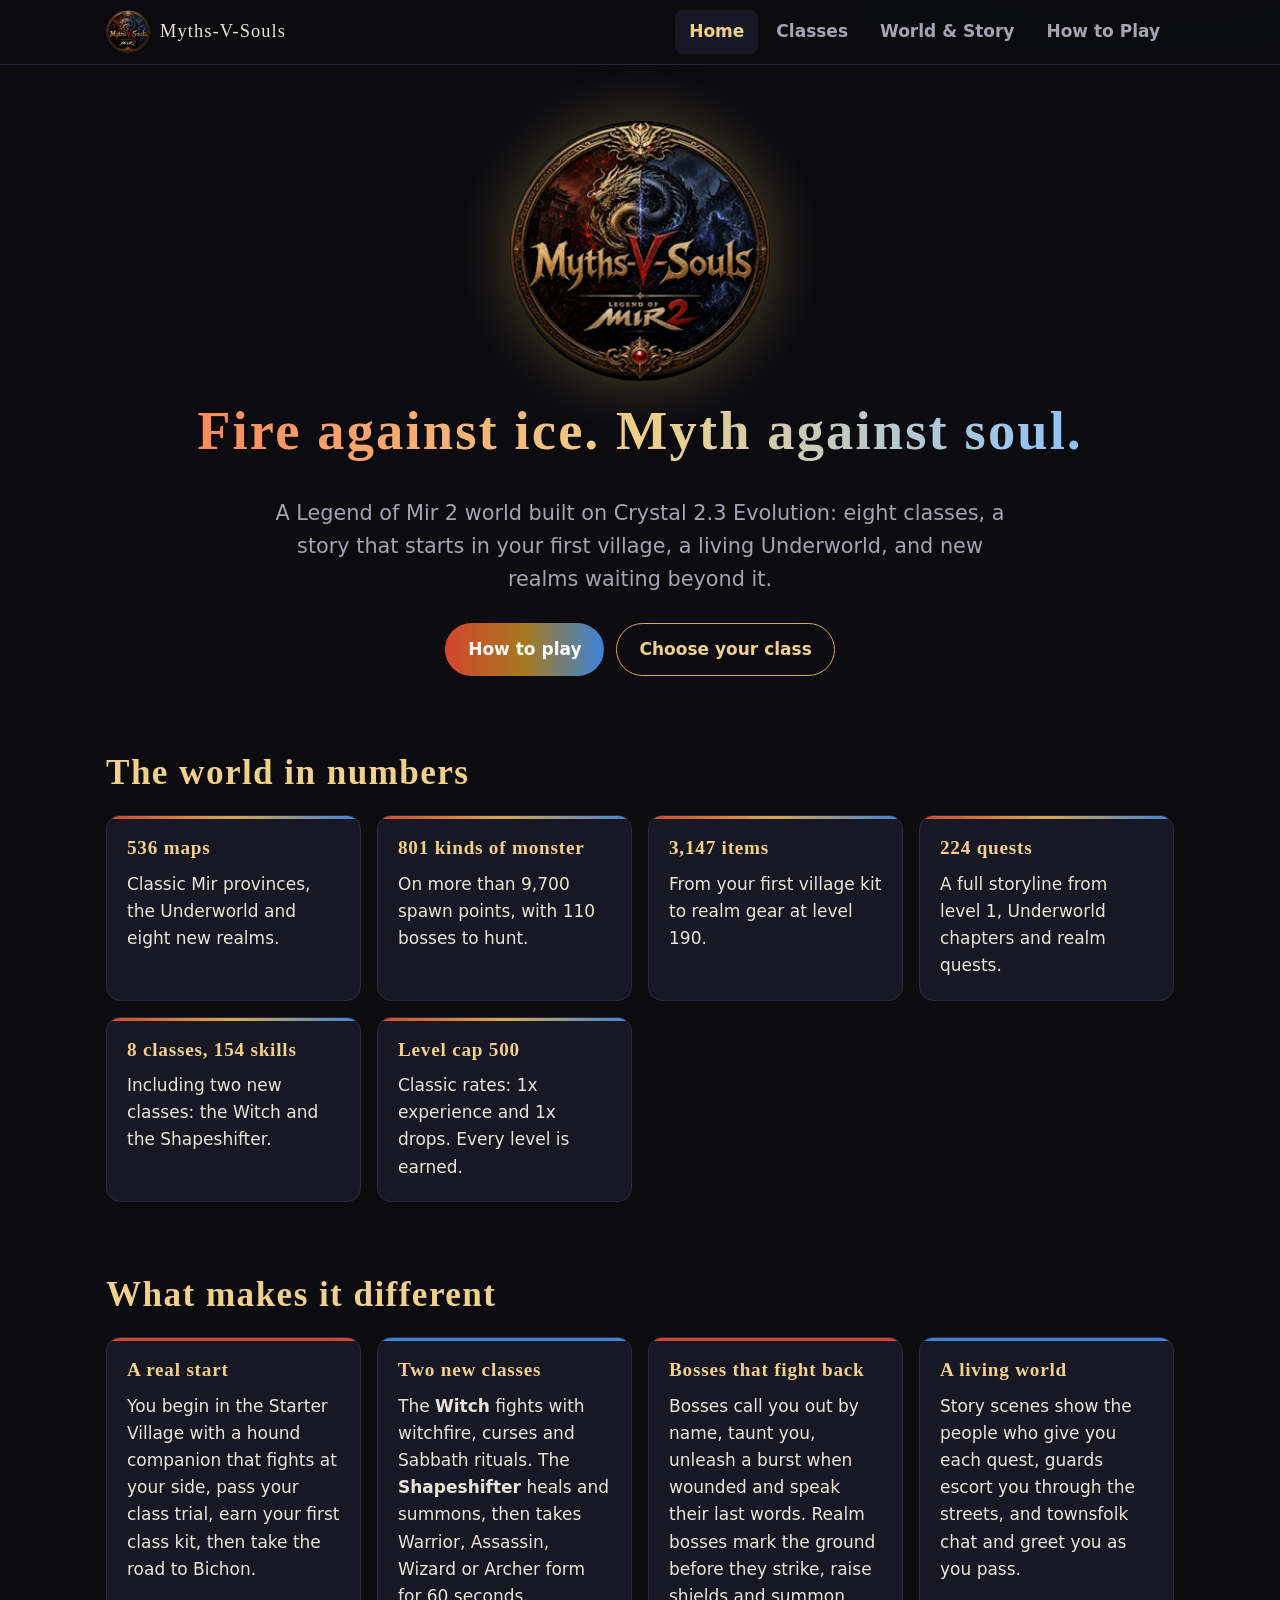
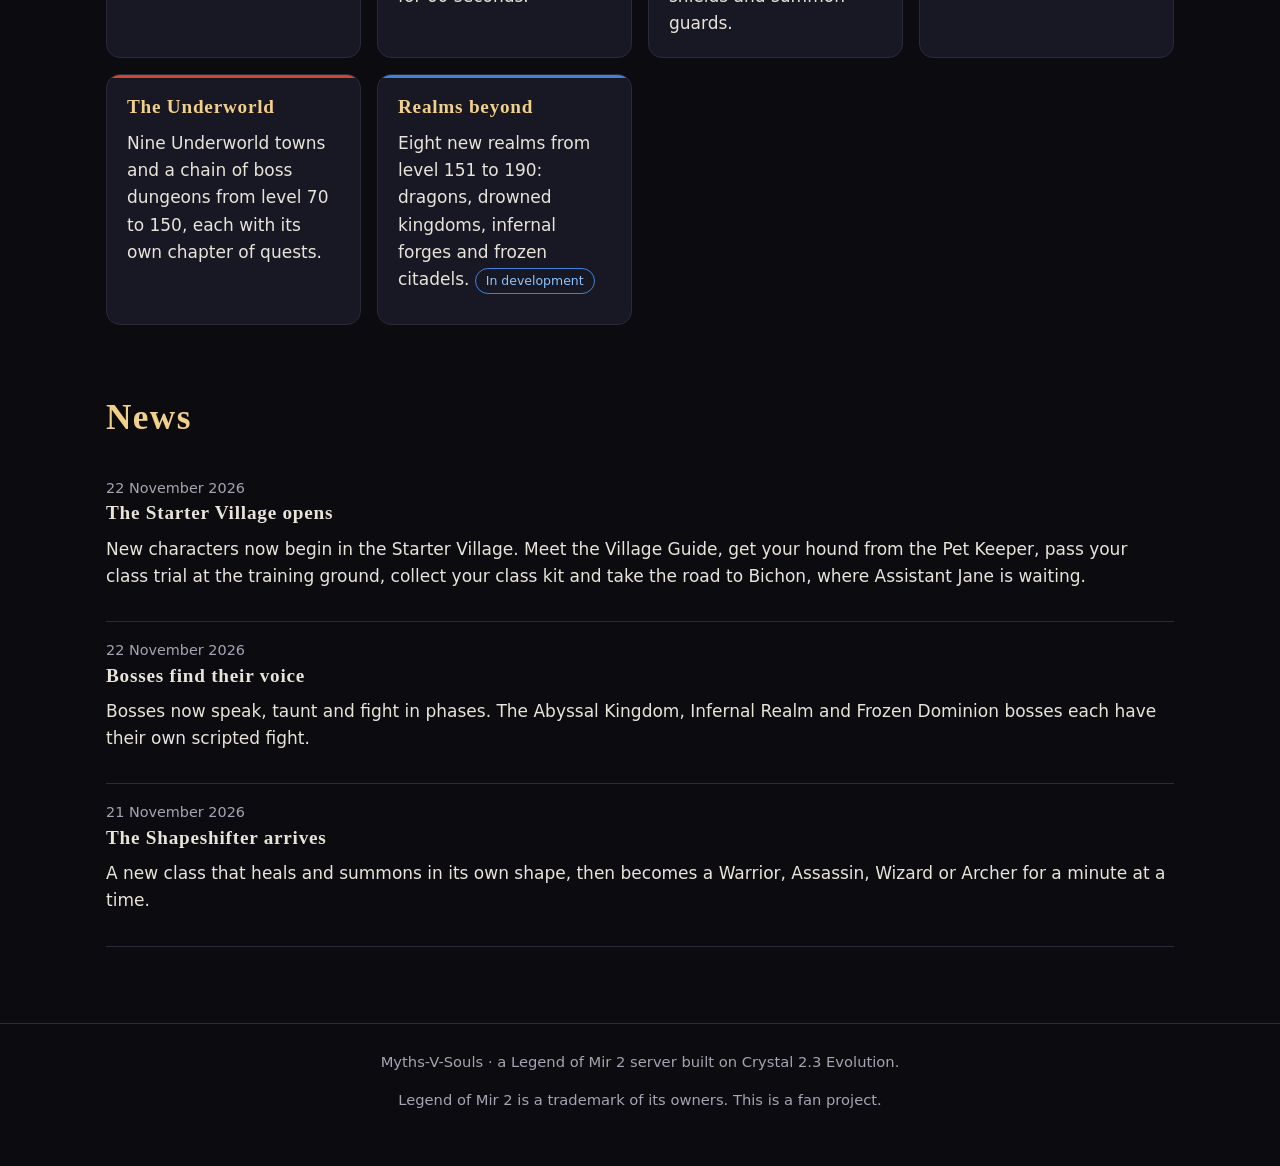
<file: index.html>
<!doctype html>
<html lang="en">
<head>
<meta charset="utf-8">
<meta name="viewport" content="width=device-width, initial-scale=1">
<title>Myths-V-Souls | Legend of Mir 2 - Crystal 2.3 Evolution</title>
<meta name="description" content="Myths-V-Souls: a Legend of Mir 2 world with eight classes, a full storyline, the Underworld and new realms.">
<link rel="icon" href="assets/logo.png">
<link rel="stylesheet" href="assets/style.css">
</head>
<body>
<header class="site-header">
  <div class="wrap">
    <a class="brand" href="index.html"><img src="assets/logo.png" alt=""><span>Myths-V-Souls</span></a>
    <input type="checkbox" id="nav" class="nav-toggle"><label for="nav" class="nav-button" aria-label="Menu">&#9776; Menu</label>
    <nav><ul>
      <li><a href="index.html" aria-current="page">Home</a></li>
      <li><a href="classes.html">Classes</a></li>
      <li><a href="world.html">World &amp; Story</a></li>
      <li><a href="play.html">How to Play</a></li>
    </ul></nav>
  </div>
</header>

<main>
  <section class="hero">
    <div class="wrap">
      <img class="logo" src="assets/logo.png" alt="Myths-V-Souls - Legend of Mir 2">
      <h1><span class="split-title">Fire against ice. Myth against soul.</span></h1>
      <p class="tagline">A Legend of Mir 2 world built on Crystal 2.3 Evolution: eight classes, a story that starts in your first village,
        a living Underworld, and new realms waiting beyond it.</p>
      <div class="buttons">
        <a class="btn primary" href="play.html">How to play</a>
        <a class="btn" href="classes.html">Choose your class</a>
      </div>
    </div>
  </section>

  <section>
    <div class="wrap">
      <h2>The world in numbers</h2>
      <div class="grid">
        <div class="card"><h3>536 maps</h3><p>Classic Mir provinces, the Underworld and eight new realms.</p></div>
        <div class="card"><h3>801 kinds of monster</h3><p>On more than 9,700 spawn points, with 110 bosses to hunt.</p></div>
        <div class="card"><h3>3,147 items</h3><p>From your first village kit to realm gear at level 190.</p></div>
        <div class="card"><h3>224 quests</h3><p>A full storyline from level 1, Underworld chapters and realm quests.</p></div>
        <div class="card"><h3>8 classes, 154 skills</h3><p>Including two new classes: the Witch and the Shapeshifter.</p></div>
        <div class="card"><h3>Level cap 500</h3><p>Classic rates: 1x experience and 1x drops. Every level is earned.</p></div>
      </div>
    </div>
  </section>

  <section>
    <div class="wrap">
      <h2>What makes it different</h2>
      <div class="grid">
        <div class="card fire"><h3>A real start</h3><p>You begin in the Starter Village with a hound companion that fights at your side, pass your class trial, earn your first class kit, then take the road to Bichon.</p></div>
        <div class="card ice"><h3>Two new classes</h3><p>The <b>Witch</b> fights with witchfire, curses and Sabbath rituals. The <b>Shapeshifter</b> heals and summons, then takes Warrior, Assassin, Wizard or Archer form for 60 seconds.</p></div>
        <div class="card fire"><h3>Bosses that fight back</h3><p>Bosses call you out by name, taunt you, unleash a burst when wounded and speak their last words. Realm bosses mark the ground before they strike, raise shields and summon guards.</p></div>
        <div class="card ice"><h3>A living world</h3><p>Story scenes show the people who give you each quest, guards escort you through the streets, and townsfolk chat and greet you as you pass.</p></div>
        <div class="card fire"><h3>The Underworld</h3><p>Nine Underworld towns and a chain of boss dungeons from level 70 to 150, each with its own chapter of quests.</p></div>
        <div class="card ice"><h3>Realms beyond</h3><p>Eight new realms from level 151 to 190: dragons, drowned kingdoms, infernal forges and frozen citadels. <span class="tag soon">In development</span></p></div>
      </div>
    </div>
  </section>

  <section class="news">
    <div class="wrap">
      <h2>News</h2>
      <article>
        <time datetime="2026-11-22">22 November 2026</time>
        <h3>The Starter Village opens</h3>
        <p>New characters now begin in the Starter Village. Meet the Village Guide, get your hound from the Pet Keeper, pass your class trial
          at the training ground, collect your class kit and take the road to Bichon, where Assistant Jane is waiting.</p>
      </article>
      <article>
        <time datetime="2026-11-22">22 November 2026</time>
        <h3>Bosses find their voice</h3>
        <p>Bosses now speak, taunt and fight in phases. The Abyssal Kingdom, Infernal Realm and Frozen Dominion bosses each have their own scripted fight.</p>
      </article>
      <article>
        <time datetime="2026-11-21">21 November 2026</time>
        <h3>The Shapeshifter arrives</h3>
        <p>A new class that heals and summons in its own shape, then becomes a Warrior, Assassin, Wizard or Archer for a minute at a time.</p>
      </article>
    </div>
  </section>
</main>

<footer class="site-footer">
  <div class="wrap">
    <p>Myths-V-Souls &middot; a Legend of Mir 2 server built on Crystal 2.3 Evolution.</p>
    <p>Legend of Mir 2 is a trademark of its owners. This is a fan project.</p>
  </div>
</footer>
</body>
</html>
</file>
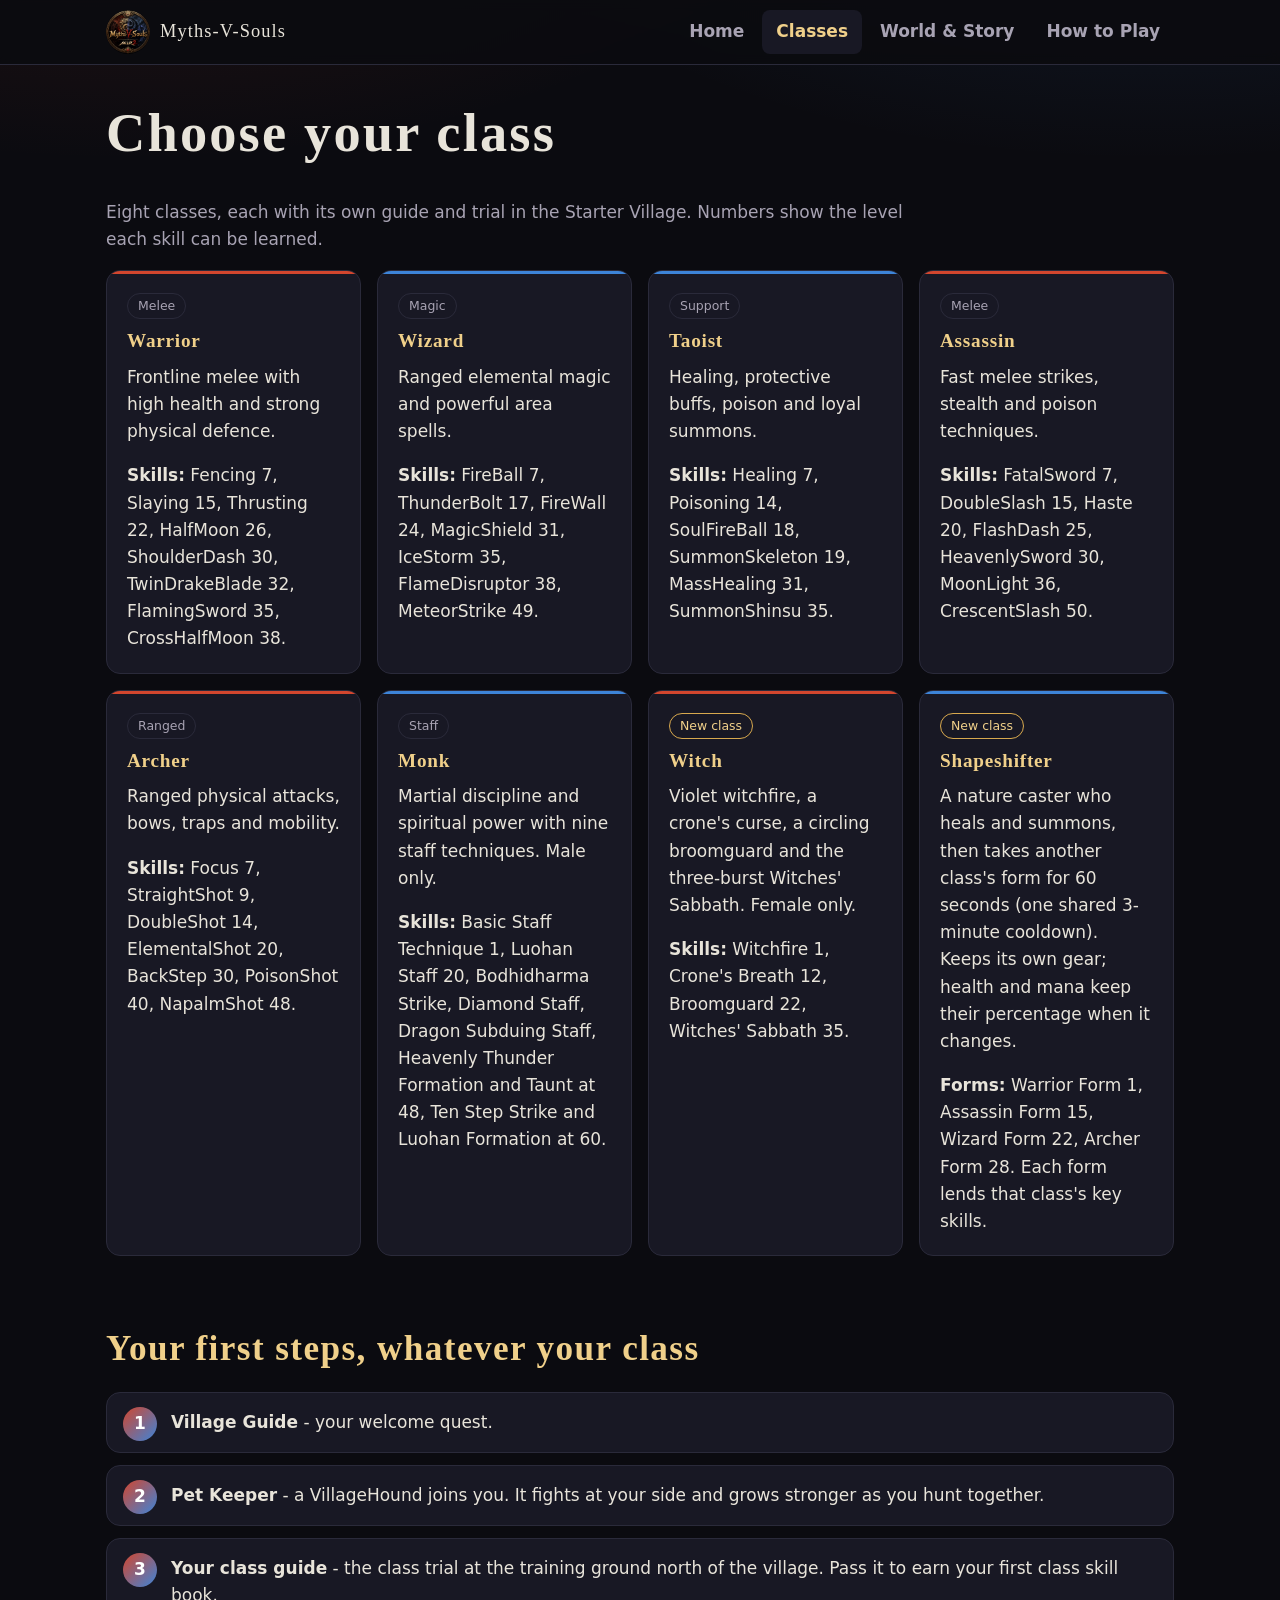
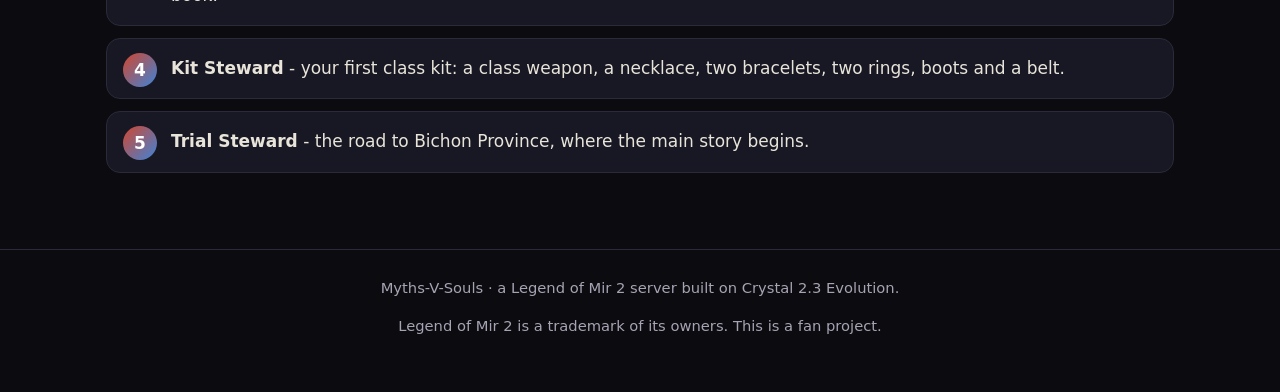
<file: classes.html>
<!doctype html>
<html lang="en">
<head>
<meta charset="utf-8">
<meta name="viewport" content="width=device-width, initial-scale=1">
<title>Classes | Myths-V-Souls</title>
<meta name="description" content="The eight classes of Myths-V-Souls: Warrior, Wizard, Taoist, Assassin, Archer, Monk, Witch and Shapeshifter.">
<link rel="icon" href="assets/logo.png">
<link rel="stylesheet" href="assets/style.css">
</head>
<body>
<header class="site-header">
  <div class="wrap">
    <a class="brand" href="index.html"><img src="assets/logo.png" alt=""><span>Myths-V-Souls</span></a>
    <input type="checkbox" id="nav" class="nav-toggle"><label for="nav" class="nav-button" aria-label="Menu">&#9776; Menu</label>
    <nav><ul>
      <li><a href="index.html">Home</a></li>
      <li><a href="classes.html" aria-current="page">Classes</a></li>
      <li><a href="world.html">World &amp; Story</a></li>
      <li><a href="play.html">How to Play</a></li>
    </ul></nav>
  </div>
</header>

<main>
  <section>
    <div class="wrap">
      <h1>Choose your class</h1>
      <p class="lead">Eight classes, each with its own guide and trial in the Starter Village. Numbers show the level each skill can be learned.</p>
      <div class="grid">
        <div class="card fire">
          <span class="tag">Melee</span>
          <h3>Warrior</h3>
          <p>Frontline melee with high health and strong physical defence.</p>
          <p><b>Skills:</b> Fencing 7, Slaying 15, Thrusting 22, HalfMoon 26, ShoulderDash 30, TwinDrakeBlade 32, FlamingSword 35, CrossHalfMoon 38.</p>
        </div>
        <div class="card ice">
          <span class="tag">Magic</span>
          <h3>Wizard</h3>
          <p>Ranged elemental magic and powerful area spells.</p>
          <p><b>Skills:</b> FireBall 7, ThunderBolt 17, FireWall 24, MagicShield 31, IceStorm 35, FlameDisruptor 38, MeteorStrike 49.</p>
        </div>
        <div class="card ice">
          <span class="tag">Support</span>
          <h3>Taoist</h3>
          <p>Healing, protective buffs, poison and loyal summons.</p>
          <p><b>Skills:</b> Healing 7, Poisoning 14, SoulFireBall 18, SummonSkeleton 19, MassHealing 31, SummonShinsu 35.</p>
        </div>
        <div class="card fire">
          <span class="tag">Melee</span>
          <h3>Assassin</h3>
          <p>Fast melee strikes, stealth and poison techniques.</p>
          <p><b>Skills:</b> FatalSword 7, DoubleSlash 15, Haste 20, FlashDash 25, HeavenlySword 30, MoonLight 36, CrescentSlash 50.</p>
        </div>
        <div class="card fire">
          <span class="tag">Ranged</span>
          <h3>Archer</h3>
          <p>Ranged physical attacks, bows, traps and mobility.</p>
          <p><b>Skills:</b> Focus 7, StraightShot 9, DoubleShot 14, ElementalShot 20, BackStep 30, PoisonShot 40, NapalmShot 48.</p>
        </div>
        <div class="card ice">
          <span class="tag">Staff</span>
          <h3>Monk</h3>
          <p>Martial discipline and spiritual power with nine staff techniques. Male only.</p>
          <p><b>Skills:</b> Basic Staff Technique 1, Luohan Staff 20, Bodhidharma Strike, Diamond Staff, Dragon Subduing Staff, Heavenly Thunder Formation and Taunt at 48, Ten Step Strike and Luohan Formation at 60.</p>
        </div>
        <div class="card fire">
          <span class="tag new">New class</span>
          <h3>Witch</h3>
          <p>Violet witchfire, a crone's curse, a circling broomguard and the three-burst Witches' Sabbath. Female only.</p>
          <p><b>Skills:</b> Witchfire 1, Crone's Breath 12, Broomguard 22, Witches' Sabbath 35.</p>
        </div>
        <div class="card ice">
          <span class="tag new">New class</span>
          <h3>Shapeshifter</h3>
          <p>A nature caster who heals and summons, then takes another class's form for 60 seconds (one shared 3-minute cooldown). Keeps its own gear; health and mana keep their percentage when it changes.</p>
          <p><b>Forms:</b> Warrior Form 1, Assassin Form 15, Wizard Form 22, Archer Form 28. Each form lends that class's key skills.</p>
        </div>
      </div>
    </div>
  </section>

  <section>
    <div class="wrap">
      <h2>Your first steps, whatever your class</h2>
      <ol class="steps">
        <li><b>Village Guide</b> - your welcome quest.</li>
        <li><b>Pet Keeper</b> - a VillageHound joins you. It fights at your side and grows stronger as you hunt together.</li>
        <li><b>Your class guide</b> - the class trial at the training ground north of the village. Pass it to earn your first class skill book.</li>
        <li><b>Kit Steward</b> - your first class kit: a class weapon, a necklace, two bracelets, two rings, boots and a belt.</li>
        <li><b>Trial Steward</b> - the road to Bichon Province, where the main story begins.</li>
      </ol>
    </div>
  </section>
</main>

<footer class="site-footer">
  <div class="wrap">
    <p>Myths-V-Souls &middot; a Legend of Mir 2 server built on Crystal 2.3 Evolution.</p>
    <p>Legend of Mir 2 is a trademark of its owners. This is a fan project.</p>
  </div>
</footer>
</body>
</html>
</file>
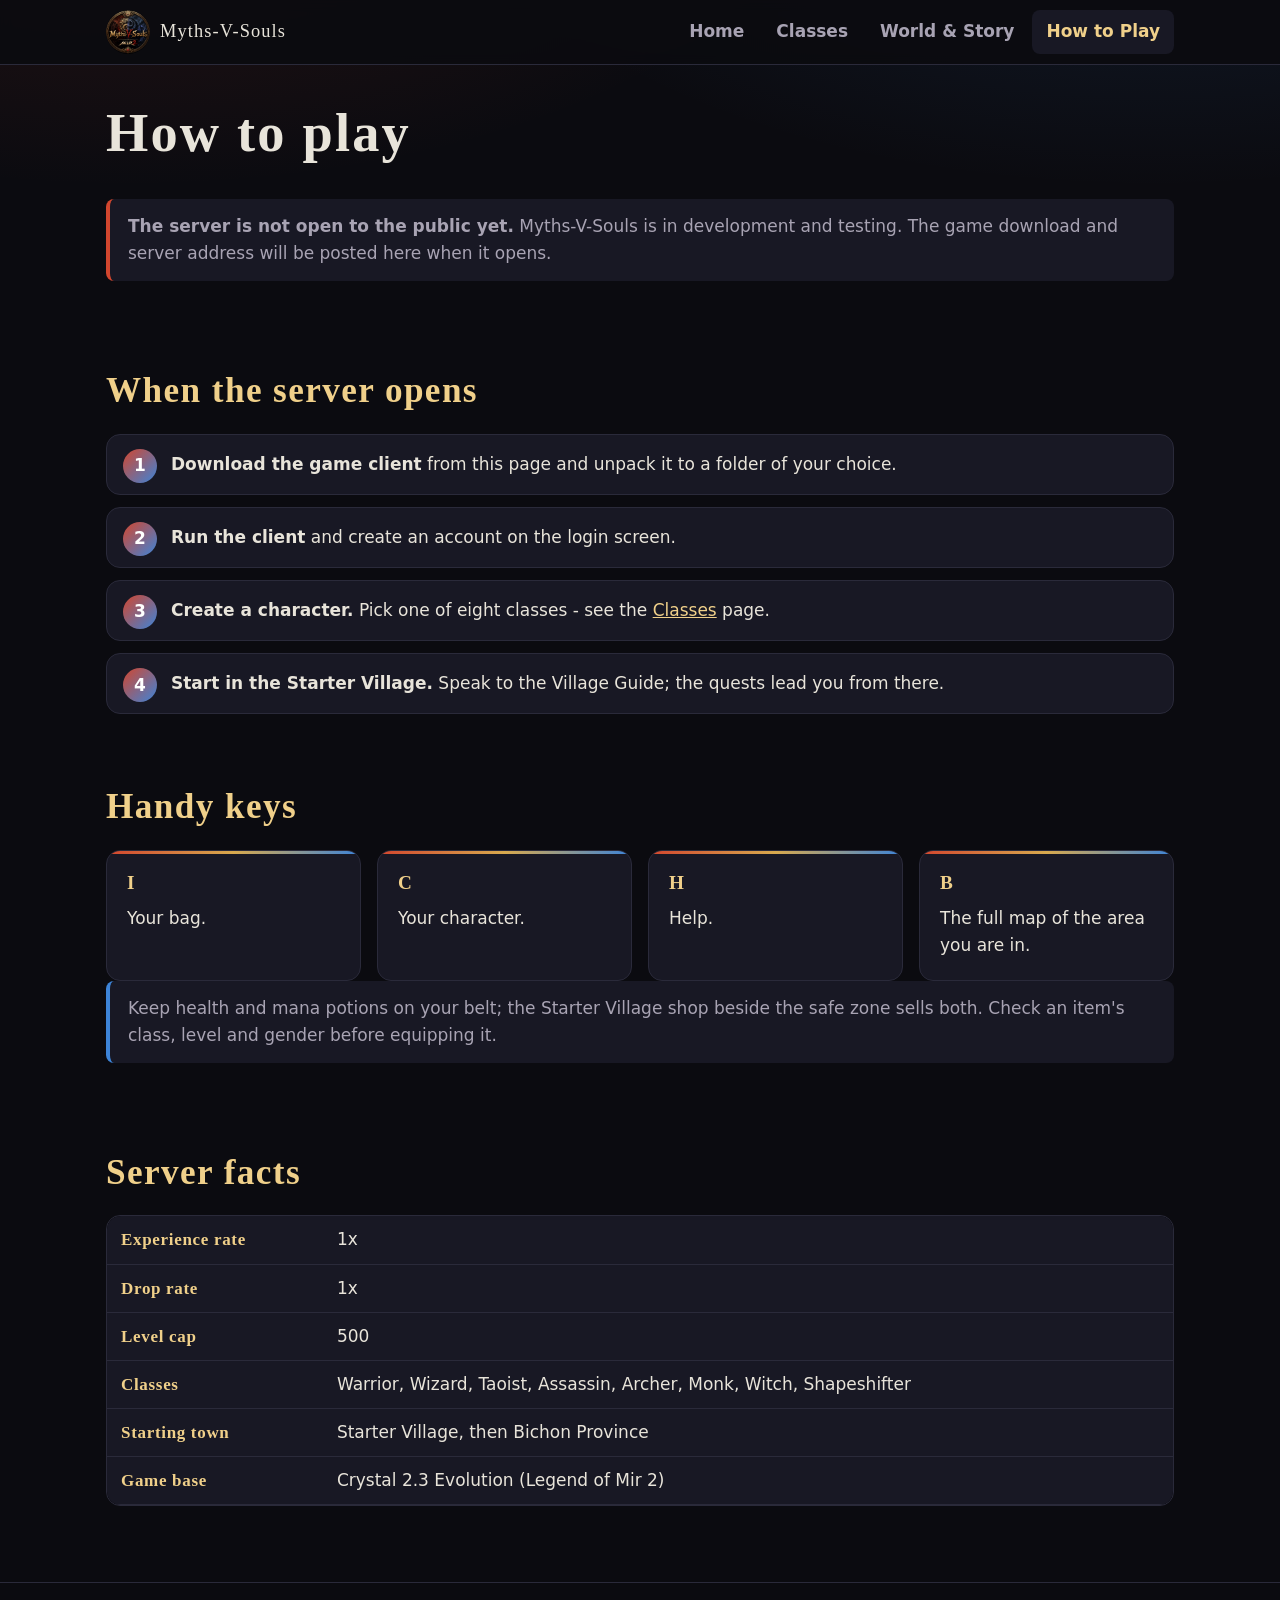
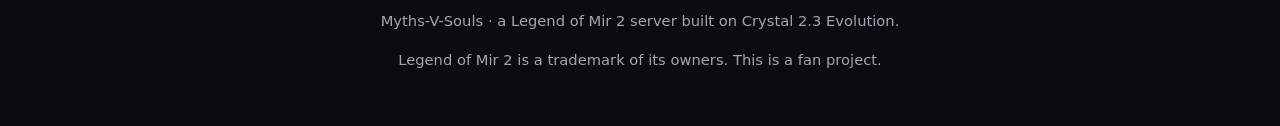
<file: play.html>
<!doctype html>
<html lang="en">
<head>
<meta charset="utf-8">
<meta name="viewport" content="width=device-width, initial-scale=1">
<title>How to Play | Myths-V-Souls</title>
<meta name="description" content="How to start playing Myths-V-Souls.">
<link rel="icon" href="assets/logo.png">
<link rel="stylesheet" href="assets/style.css">
</head>
<body>
<header class="site-header">
  <div class="wrap">
    <a class="brand" href="index.html"><img src="assets/logo.png" alt=""><span>Myths-V-Souls</span></a>
    <input type="checkbox" id="nav" class="nav-toggle"><label for="nav" class="nav-button" aria-label="Menu">&#9776; Menu</label>
    <nav><ul>
      <li><a href="index.html">Home</a></li>
      <li><a href="classes.html">Classes</a></li>
      <li><a href="world.html">World &amp; Story</a></li>
      <li><a href="play.html" aria-current="page">How to Play</a></li>
    </ul></nav>
  </div>
</header>

<main>
  <section>
    <div class="wrap">
      <h1>How to play</h1>
      <p class="note fire"><b>The server is not open to the public yet.</b> Myths-V-Souls is in development and testing.
        The game download and server address will be posted here when it opens.</p>
    </div>
  </section>

  <section>
    <div class="wrap">
      <h2>When the server opens</h2>
      <ol class="steps">
        <li><b>Download the game client</b> from this page and unpack it to a folder of your choice.</li>
        <li><b>Run the client</b> and create an account on the login screen.</li>
        <li><b>Create a character.</b> Pick one of eight classes - see the <a href="classes.html">Classes</a> page.</li>
        <li><b>Start in the Starter Village.</b> Speak to the Village Guide; the quests lead you from there.</li>
      </ol>
    </div>
  </section>

  <section>
    <div class="wrap">
      <h2>Handy keys</h2>
      <div class="grid">
        <div class="card"><h3>I</h3><p>Your bag.</p></div>
        <div class="card"><h3>C</h3><p>Your character.</p></div>
        <div class="card"><h3>H</h3><p>Help.</p></div>
        <div class="card"><h3>B</h3><p>The full map of the area you are in.</p></div>
      </div>
      <p class="note">Keep health and mana potions on your belt; the Starter Village shop beside the safe zone sells both.
        Check an item's class, level and gender before equipping it.</p>
    </div>
  </section>

  <section>
    <div class="wrap">
      <h2>Server facts</h2>
      <div class="table-scroll">
      <table>
        <tbody>
          <tr><th>Experience rate</th><td>1x</td></tr>
          <tr><th>Drop rate</th><td>1x</td></tr>
          <tr><th>Level cap</th><td>500</td></tr>
          <tr><th>Classes</th><td>Warrior, Wizard, Taoist, Assassin, Archer, Monk, Witch, Shapeshifter</td></tr>
          <tr><th>Starting town</th><td>Starter Village, then Bichon Province</td></tr>
          <tr><th>Game base</th><td>Crystal 2.3 Evolution (Legend of Mir 2)</td></tr>
        </tbody>
      </table>
      </div>
    </div>
  </section>
</main>

<footer class="site-footer">
  <div class="wrap">
    <p>Myths-V-Souls &middot; a Legend of Mir 2 server built on Crystal 2.3 Evolution.</p>
    <p>Legend of Mir 2 is a trademark of its owners. This is a fan project.</p>
  </div>
</footer>
</body>
</html>
</file>
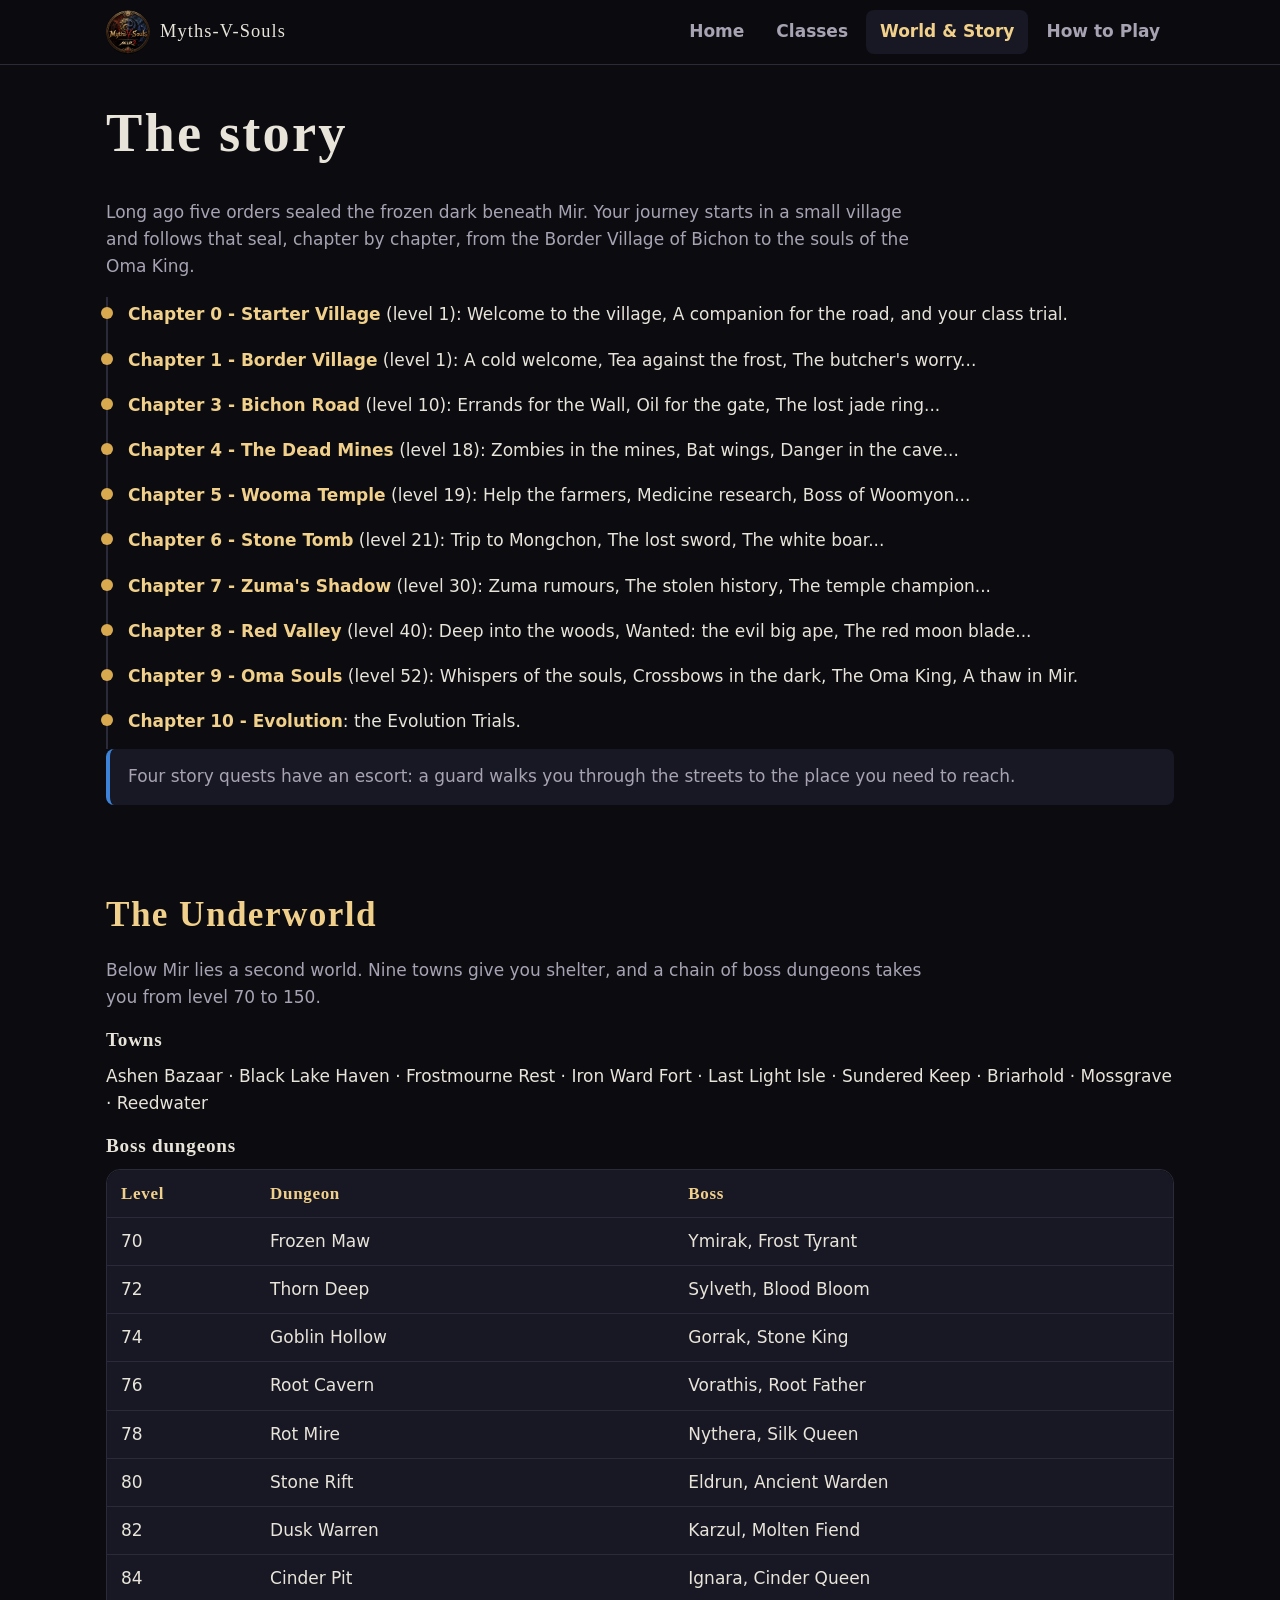
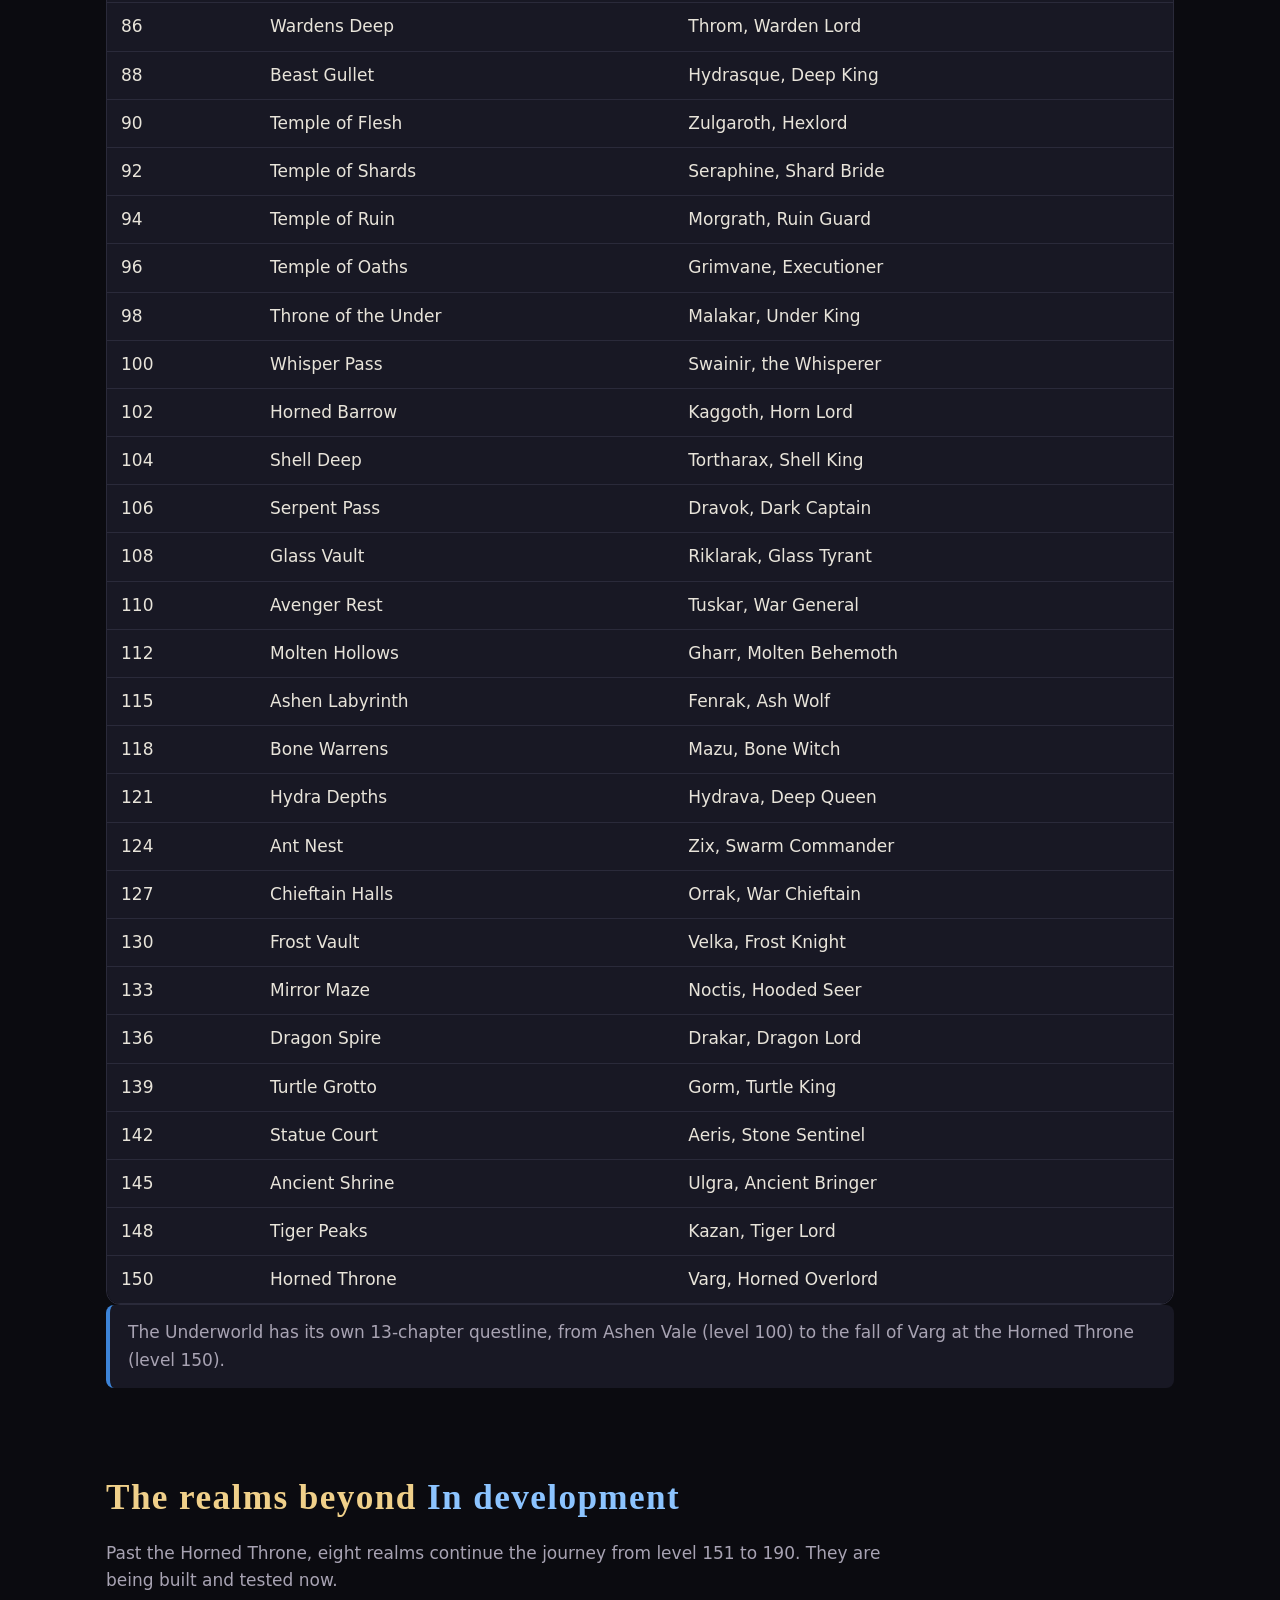
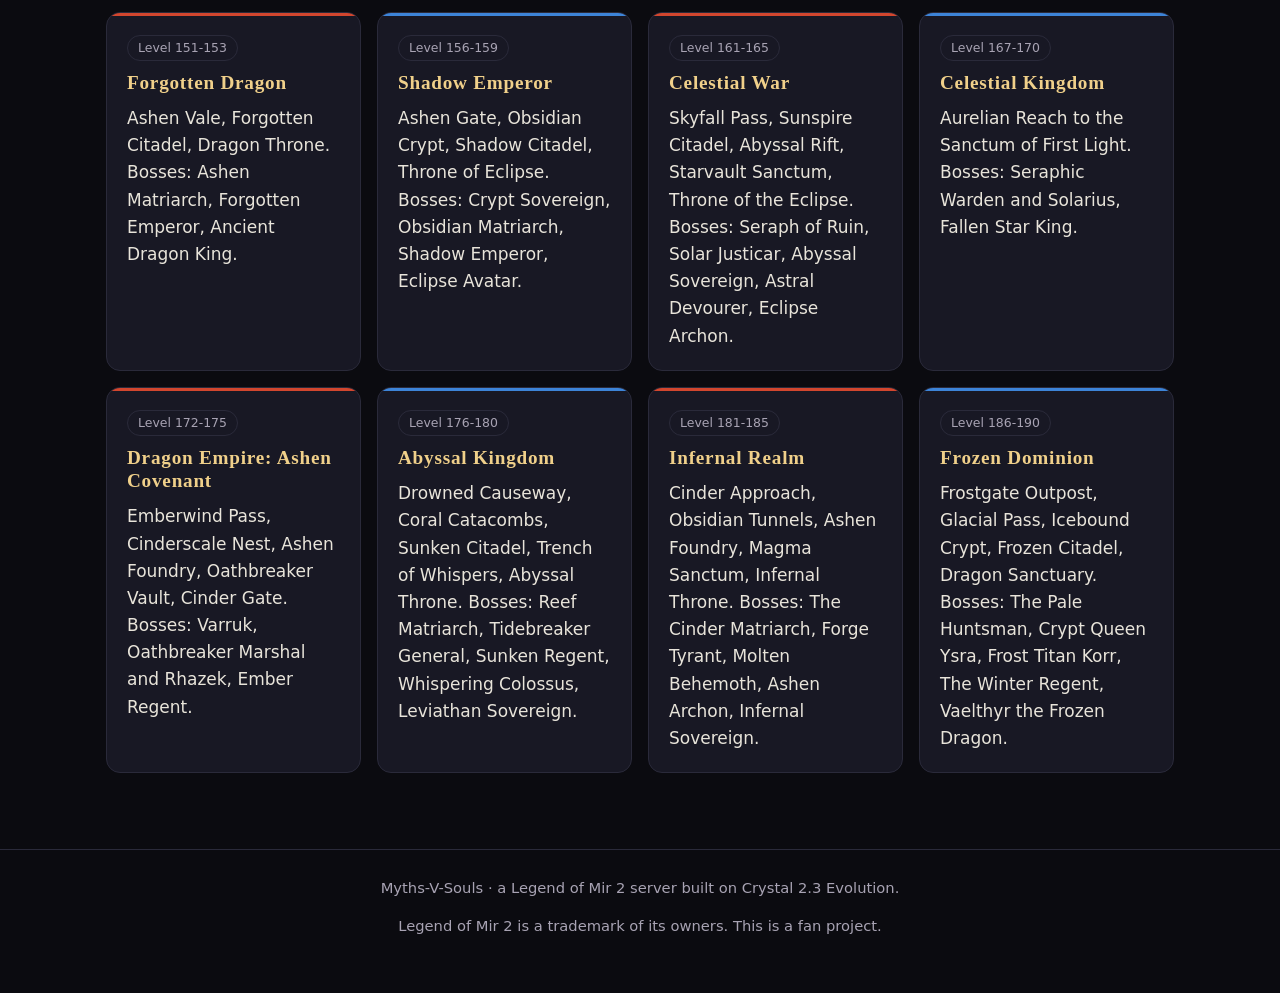
<file: world.html>
<!doctype html>
<html lang="en">
<head>
<meta charset="utf-8">
<meta name="viewport" content="width=device-width, initial-scale=1">
<title>World &amp; Story | Myths-V-Souls</title>
<meta name="description" content="The story, the Underworld and the realms of Myths-V-Souls.">
<link rel="icon" href="assets/logo.png">
<link rel="stylesheet" href="assets/style.css">
</head>
<body>
<header class="site-header">
  <div class="wrap">
    <a class="brand" href="index.html"><img src="assets/logo.png" alt=""><span>Myths-V-Souls</span></a>
    <input type="checkbox" id="nav" class="nav-toggle"><label for="nav" class="nav-button" aria-label="Menu">&#9776; Menu</label>
    <nav><ul>
      <li><a href="index.html">Home</a></li>
      <li><a href="classes.html">Classes</a></li>
      <li><a href="world.html" aria-current="page">World &amp; Story</a></li>
      <li><a href="play.html">How to Play</a></li>
    </ul></nav>
  </div>
</header>

<main>
  <section>
    <div class="wrap">
      <h1>The story</h1>
      <p class="lead">Long ago five orders sealed the frozen dark beneath Mir. Your journey starts in a small village and follows that seal,
        chapter by chapter, from the Border Village of Bichon to the souls of the Oma King.</p>
      <ul class="timeline">
        <li><b>Chapter 0 - Starter Village</b> (level 1): Welcome to the village, A companion for the road, and your class trial.</li>
        <li><b>Chapter 1 - Border Village</b> (level 1): A cold welcome, Tea against the frost, The butcher's worry...</li>
        <li><b>Chapter 3 - Bichon Road</b> (level 10): Errands for the Wall, Oil for the gate, The lost jade ring...</li>
        <li><b>Chapter 4 - The Dead Mines</b> (level 18): Zombies in the mines, Bat wings, Danger in the cave...</li>
        <li><b>Chapter 5 - Wooma Temple</b> (level 19): Help the farmers, Medicine research, Boss of Woomyon...</li>
        <li><b>Chapter 6 - Stone Tomb</b> (level 21): Trip to Mongchon, The lost sword, The white boar...</li>
        <li><b>Chapter 7 - Zuma's Shadow</b> (level 30): Zuma rumours, The stolen history, The temple champion...</li>
        <li><b>Chapter 8 - Red Valley</b> (level 40): Deep into the woods, Wanted: the evil big ape, The red moon blade...</li>
        <li><b>Chapter 9 - Oma Souls</b> (level 52): Whispers of the souls, Crossbows in the dark, The Oma King, A thaw in Mir.</li>
        <li><b>Chapter 10 - Evolution</b>: the Evolution Trials.</li>
      </ul>
      <p class="note">Four story quests have an escort: a guard walks you through the streets to the place you need to reach.</p>
    </div>
  </section>

  <section>
    <div class="wrap">
      <h2>The Underworld</h2>
      <p class="lead">Below Mir lies a second world. Nine towns give you shelter, and a chain of boss dungeons takes you from level 70 to 150.</p>
      <h3>Towns</h3>
      <p>Ashen Bazaar &middot; Black Lake Haven &middot; Frostmourne Rest &middot; Iron Ward Fort &middot; Last Light Isle &middot; Sundered Keep &middot; Briarhold &middot; Mossgrave &middot; Reedwater</p>
      <h3>Boss dungeons</h3>
      <div class="table-scroll">
      <table>
        <thead><tr><th>Level</th><th>Dungeon</th><th>Boss</th></tr></thead>
        <tbody>
          <tr><td>70</td><td>Frozen Maw</td><td>Ymirak, Frost Tyrant</td></tr>
          <tr><td>72</td><td>Thorn Deep</td><td>Sylveth, Blood Bloom</td></tr>
          <tr><td>74</td><td>Goblin Hollow</td><td>Gorrak, Stone King</td></tr>
          <tr><td>76</td><td>Root Cavern</td><td>Vorathis, Root Father</td></tr>
          <tr><td>78</td><td>Rot Mire</td><td>Nythera, Silk Queen</td></tr>
          <tr><td>80</td><td>Stone Rift</td><td>Eldrun, Ancient Warden</td></tr>
          <tr><td>82</td><td>Dusk Warren</td><td>Karzul, Molten Fiend</td></tr>
          <tr><td>84</td><td>Cinder Pit</td><td>Ignara, Cinder Queen</td></tr>
          <tr><td>86</td><td>Wardens Deep</td><td>Throm, Warden Lord</td></tr>
          <tr><td>88</td><td>Beast Gullet</td><td>Hydrasque, Deep King</td></tr>
          <tr><td>90</td><td>Temple of Flesh</td><td>Zulgaroth, Hexlord</td></tr>
          <tr><td>92</td><td>Temple of Shards</td><td>Seraphine, Shard Bride</td></tr>
          <tr><td>94</td><td>Temple of Ruin</td><td>Morgrath, Ruin Guard</td></tr>
          <tr><td>96</td><td>Temple of Oaths</td><td>Grimvane, Executioner</td></tr>
          <tr><td>98</td><td>Throne of the Under</td><td>Malakar, Under King</td></tr>
          <tr><td>100</td><td>Whisper Pass</td><td>Swainir, the Whisperer</td></tr>
          <tr><td>102</td><td>Horned Barrow</td><td>Kaggoth, Horn Lord</td></tr>
          <tr><td>104</td><td>Shell Deep</td><td>Tortharax, Shell King</td></tr>
          <tr><td>106</td><td>Serpent Pass</td><td>Dravok, Dark Captain</td></tr>
          <tr><td>108</td><td>Glass Vault</td><td>Riklarak, Glass Tyrant</td></tr>
          <tr><td>110</td><td>Avenger Rest</td><td>Tuskar, War General</td></tr>
          <tr><td>112</td><td>Molten Hollows</td><td>Gharr, Molten Behemoth</td></tr>
          <tr><td>115</td><td>Ashen Labyrinth</td><td>Fenrak, Ash Wolf</td></tr>
          <tr><td>118</td><td>Bone Warrens</td><td>Mazu, Bone Witch</td></tr>
          <tr><td>121</td><td>Hydra Depths</td><td>Hydrava, Deep Queen</td></tr>
          <tr><td>124</td><td>Ant Nest</td><td>Zix, Swarm Commander</td></tr>
          <tr><td>127</td><td>Chieftain Halls</td><td>Orrak, War Chieftain</td></tr>
          <tr><td>130</td><td>Frost Vault</td><td>Velka, Frost Knight</td></tr>
          <tr><td>133</td><td>Mirror Maze</td><td>Noctis, Hooded Seer</td></tr>
          <tr><td>136</td><td>Dragon Spire</td><td>Drakar, Dragon Lord</td></tr>
          <tr><td>139</td><td>Turtle Grotto</td><td>Gorm, Turtle King</td></tr>
          <tr><td>142</td><td>Statue Court</td><td>Aeris, Stone Sentinel</td></tr>
          <tr><td>145</td><td>Ancient Shrine</td><td>Ulgra, Ancient Bringer</td></tr>
          <tr><td>148</td><td>Tiger Peaks</td><td>Kazan, Tiger Lord</td></tr>
          <tr><td>150</td><td>Horned Throne</td><td>Varg, Horned Overlord</td></tr>
        </tbody>
      </table>
      </div>
      <p class="note">The Underworld has its own 13-chapter questline, from Ashen Vale (level 100) to the fall of Varg at the Horned Throne (level 150).</p>
    </div>
  </section>

  <section>
    <div class="wrap">
      <h2>The realms beyond <span class="tag soon">In development</span></h2>
      <p class="lead">Past the Horned Throne, eight realms continue the journey from level 151 to 190. They are being built and tested now.</p>
      <div class="grid">
        <div class="card fire"><span class="tag">Level 151-153</span><h3>Forgotten Dragon</h3><p>Ashen Vale, Forgotten Citadel, Dragon Throne. Bosses: Ashen Matriarch, Forgotten Emperor, Ancient Dragon King.</p></div>
        <div class="card ice"><span class="tag">Level 156-159</span><h3>Shadow Emperor</h3><p>Ashen Gate, Obsidian Crypt, Shadow Citadel, Throne of Eclipse. Bosses: Crypt Sovereign, Obsidian Matriarch, Shadow Emperor, Eclipse Avatar.</p></div>
        <div class="card fire"><span class="tag">Level 161-165</span><h3>Celestial War</h3><p>Skyfall Pass, Sunspire Citadel, Abyssal Rift, Starvault Sanctum, Throne of the Eclipse. Bosses: Seraph of Ruin, Solar Justicar, Abyssal Sovereign, Astral Devourer, Eclipse Archon.</p></div>
        <div class="card ice"><span class="tag">Level 167-170</span><h3>Celestial Kingdom</h3><p>Aurelian Reach to the Sanctum of First Light. Bosses: Seraphic Warden and Solarius, Fallen Star King.</p></div>
        <div class="card fire"><span class="tag">Level 172-175</span><h3>Dragon Empire: Ashen Covenant</h3><p>Emberwind Pass, Cinderscale Nest, Ashen Foundry, Oathbreaker Vault, Cinder Gate. Bosses: Varruk, Oathbreaker Marshal and Rhazek, Ember Regent.</p></div>
        <div class="card ice"><span class="tag">Level 176-180</span><h3>Abyssal Kingdom</h3><p>Drowned Causeway, Coral Catacombs, Sunken Citadel, Trench of Whispers, Abyssal Throne. Bosses: Reef Matriarch, Tidebreaker General, Sunken Regent, Whispering Colossus, Leviathan Sovereign.</p></div>
        <div class="card fire"><span class="tag">Level 181-185</span><h3>Infernal Realm</h3><p>Cinder Approach, Obsidian Tunnels, Ashen Foundry, Magma Sanctum, Infernal Throne. Bosses: The Cinder Matriarch, Forge Tyrant, Molten Behemoth, Ashen Archon, Infernal Sovereign.</p></div>
        <div class="card ice"><span class="tag">Level 186-190</span><h3>Frozen Dominion</h3><p>Frostgate Outpost, Glacial Pass, Icebound Crypt, Frozen Citadel, Dragon Sanctuary. Bosses: The Pale Huntsman, Crypt Queen Ysra, Frost Titan Korr, The Winter Regent, Vaelthyr the Frozen Dragon.</p></div>
      </div>
    </div>
  </section>
</main>

<footer class="site-footer">
  <div class="wrap">
    <p>Myths-V-Souls &middot; a Legend of Mir 2 server built on Crystal 2.3 Evolution.</p>
    <p>Legend of Mir 2 is a trademark of its owners. This is a fan project.</p>
  </div>
</footer>
</body>
</html>
</file>
<file: assets/style.css>
/* Myths-V-Souls website - fire against ice, framed in gold (matches the logo) */
:root {
  --bg: #0b0b10;
  --bg-2: #13131b;
  --panel: #181824;
  --line: #2a2a3a;
  --text: #e8e4da;
  --muted: #a8a3b3;
  --gold: #d8a94e;
  --gold-soft: #f0d08a;
  --fire: #d2462e;
  --fire-soft: #ff8a5c;
  --ice: #3d84d8;
  --ice-soft: #8cc4ff;
  --radius: 14px;
  --max: 1100px;
  --font-title: "Cinzel", "Trajan Pro", Georgia, "Times New Roman", serif;
  --font-body: "Segoe UI", system-ui, -apple-system, Roboto, Helvetica, Arial, sans-serif;
}

* { box-sizing: border-box; }
html { scroll-behavior: smooth; }
body {
  margin: 0;
  background: var(--bg);
  background-image:
    radial-gradient(1200px 600px at 10% -10%, rgba(210, 70, 46, 0.16), transparent 60%),
    radial-gradient(1200px 600px at 90% -10%, rgba(61, 132, 216, 0.16), transparent 60%);
  color: var(--text);
  font-family: var(--font-body);
  font-size: 17px;
  line-height: 1.6;
}
img { max-width: 100%; height: auto; display: block; }
a { color: var(--gold-soft); }
a:hover { color: #fff; }
h1, h2, h3 { font-family: var(--font-title); letter-spacing: 0.04em; line-height: 1.2; margin: 0 0 0.6em; }
h1 { font-size: clamp(2rem, 5vw, 3.4rem); }
h2 { font-size: clamp(1.5rem, 3.5vw, 2.2rem); color: var(--gold-soft); }
h3 { font-size: 1.2rem; }
p { margin: 0 0 1em; }

.wrap { max-width: var(--max); margin: 0 auto; padding: 0 16px; }

/* ---------- header / nav ---------- */
.site-header {
  position: sticky; top: 0; z-index: 10;
  background: rgba(11, 11, 16, 0.92);
  backdrop-filter: blur(6px);
  border-bottom: 1px solid var(--line);
}
.site-header .wrap { display: flex; align-items: center; justify-content: space-between; min-height: 64px; gap: 16px; }
.brand { display: flex; align-items: center; gap: 10px; text-decoration: none; color: var(--text); }
.brand img { width: 44px; height: 44px; border-radius: 50%; }
.brand span { font-family: var(--font-title); font-size: 1.15rem; letter-spacing: 0.06em; }
.nav-toggle { display: none; }
.nav-button { display: none; cursor: pointer; padding: 8px 10px; border: 1px solid var(--line); border-radius: 8px; color: var(--text); }
nav ul { list-style: none; margin: 0; padding: 0; display: flex; gap: 4px; }
nav a {
  display: block; padding: 8px 14px; border-radius: 8px;
  color: var(--muted); text-decoration: none; font-weight: 600;
}
nav a:hover, nav a[aria-current="page"] { color: var(--gold-soft); background: var(--panel); }

@media (max-width: 720px) {
  .nav-button { display: block; }
  nav { position: absolute; top: 64px; left: 0; right: 0; background: var(--bg-2); border-bottom: 1px solid var(--line); display: none; }
  nav ul { flex-direction: column; padding: 8px 16px 16px; }
  .nav-toggle:checked ~ nav { display: block; }
}

/* ---------- hero ---------- */
.hero { padding: 56px 0 40px; text-align: center; }
.hero img.logo { width: min(260px, 70vw); margin: 0 auto 18px; border-radius: 50%; filter: drop-shadow(0 0 30px rgba(216, 169, 78, 0.35)); }
.hero .tagline { font-size: clamp(1.05rem, 2.4vw, 1.3rem); color: var(--muted); max-width: 760px; margin: 0 auto 26px; }
.split-title { background: linear-gradient(90deg, var(--fire-soft), var(--gold-soft) 50%, var(--ice-soft)); -webkit-background-clip: text; background-clip: text; color: transparent; }

.buttons { display: flex; flex-wrap: wrap; gap: 12px; justify-content: center; }
.btn {
  display: inline-block; padding: 12px 22px; border-radius: 999px; text-decoration: none; font-weight: 700;
  border: 1px solid var(--gold); color: var(--gold-soft); background: transparent;
}
.btn.primary { background: linear-gradient(90deg, var(--fire), #a8781f 50%, var(--ice)); color: #fff; border-color: transparent; }
.btn:hover { filter: brightness(1.15); color: #fff; }

/* ---------- sections and cards ---------- */
section { padding: 36px 0; }
.lead { color: var(--muted); max-width: 820px; }
.grid { display: grid; gap: 16px; grid-template-columns: repeat(auto-fill, minmax(240px, 1fr)); }
.card {
  background: var(--panel); border: 1px solid var(--line); border-radius: var(--radius);
  padding: 20px; position: relative; overflow: hidden;
}
.card::before { content: ""; position: absolute; inset: 0 0 auto 0; height: 3px; background: linear-gradient(90deg, var(--fire), var(--gold), var(--ice)); }
.card h3 { color: var(--gold-soft); }
.card p:last-child { margin-bottom: 0; }
.card .tag { display: inline-block; font-size: 0.78rem; padding: 2px 10px; border-radius: 999px; border: 1px solid var(--line); color: var(--muted); margin-bottom: 10px; }
.card.fire::before { background: var(--fire); }
.card.ice::before { background: var(--ice); }
.tag.new { border-color: var(--gold); color: var(--gold-soft); }
.tag.soon { border-color: var(--ice); color: var(--ice-soft); }

.steps { counter-reset: step; list-style: none; padding: 0; margin: 0; display: grid; gap: 12px; }
.steps li { counter-increment: step; background: var(--panel); border: 1px solid var(--line); border-radius: var(--radius); padding: 16px 16px 16px 64px; position: relative; }
.steps li::before {
  content: counter(step); position: absolute; left: 16px; top: 14px; width: 34px; height: 34px; border-radius: 50%;
  display: grid; place-items: center; font-weight: 800; color: #fff; background: linear-gradient(135deg, var(--fire), var(--ice));
}

.timeline { list-style: none; margin: 0; padding: 0; border-left: 2px solid var(--line); }
.timeline li { padding: 4px 0 14px 20px; position: relative; }
.timeline li::before { content: ""; position: absolute; left: -7px; top: 10px; width: 12px; height: 12px; border-radius: 50%; background: var(--gold); }
.timeline b { color: var(--gold-soft); }

table { width: 100%; border-collapse: collapse; background: var(--panel); border-radius: var(--radius); overflow: hidden; }
th, td { text-align: left; padding: 10px 14px; border-bottom: 1px solid var(--line); }
th { color: var(--gold-soft); font-family: var(--font-title); font-weight: 600; letter-spacing: 0.04em; }
.table-scroll { overflow-x: auto; border-radius: var(--radius); border: 1px solid var(--line); }

.note { border-left: 4px solid var(--ice); background: var(--panel); padding: 14px 18px; border-radius: 8px; color: var(--muted); }
.note.fire { border-left-color: var(--fire); }

.news article { border-bottom: 1px solid var(--line); padding: 14px 0; }
.news time { color: var(--muted); font-size: 0.9rem; }

/* ---------- footer ---------- */
.site-footer { border-top: 1px solid var(--line); margin-top: 40px; padding: 26px 0 40px; color: var(--muted); font-size: 0.92rem; text-align: center; }
</file>
